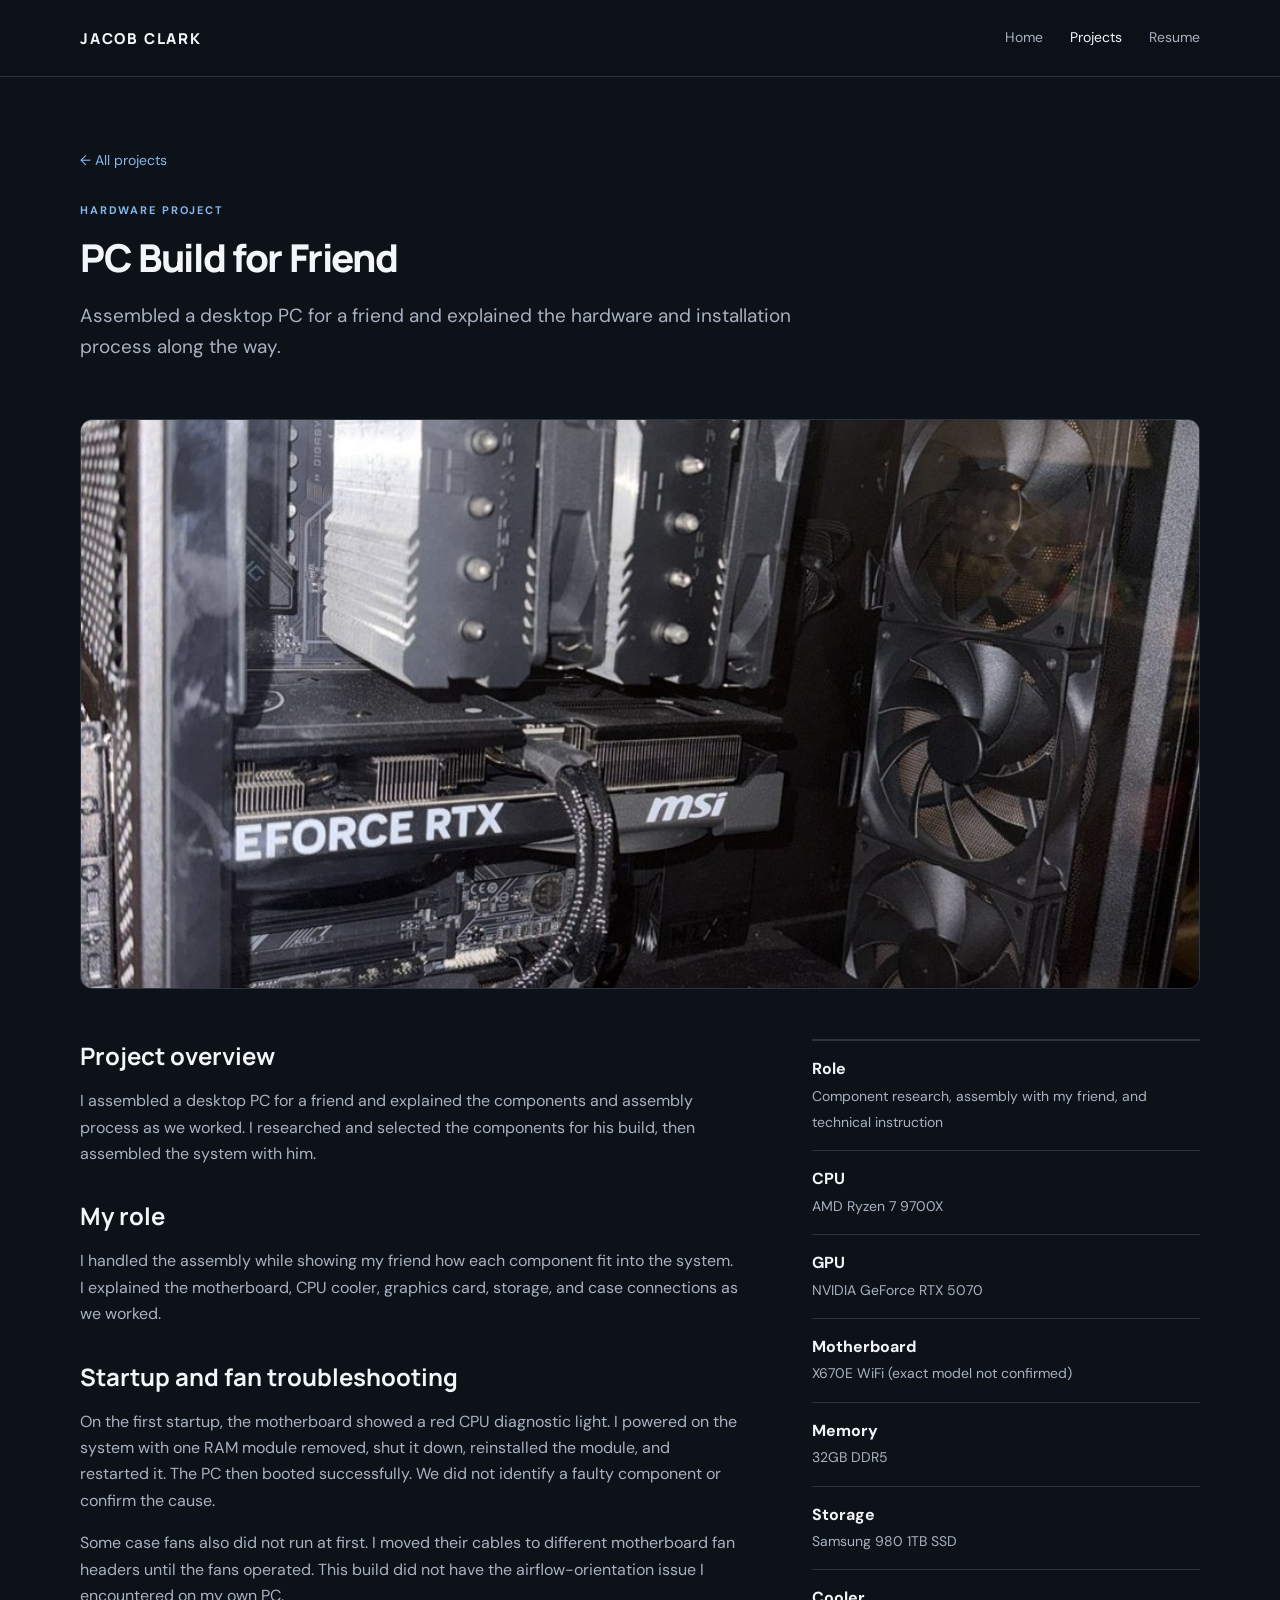
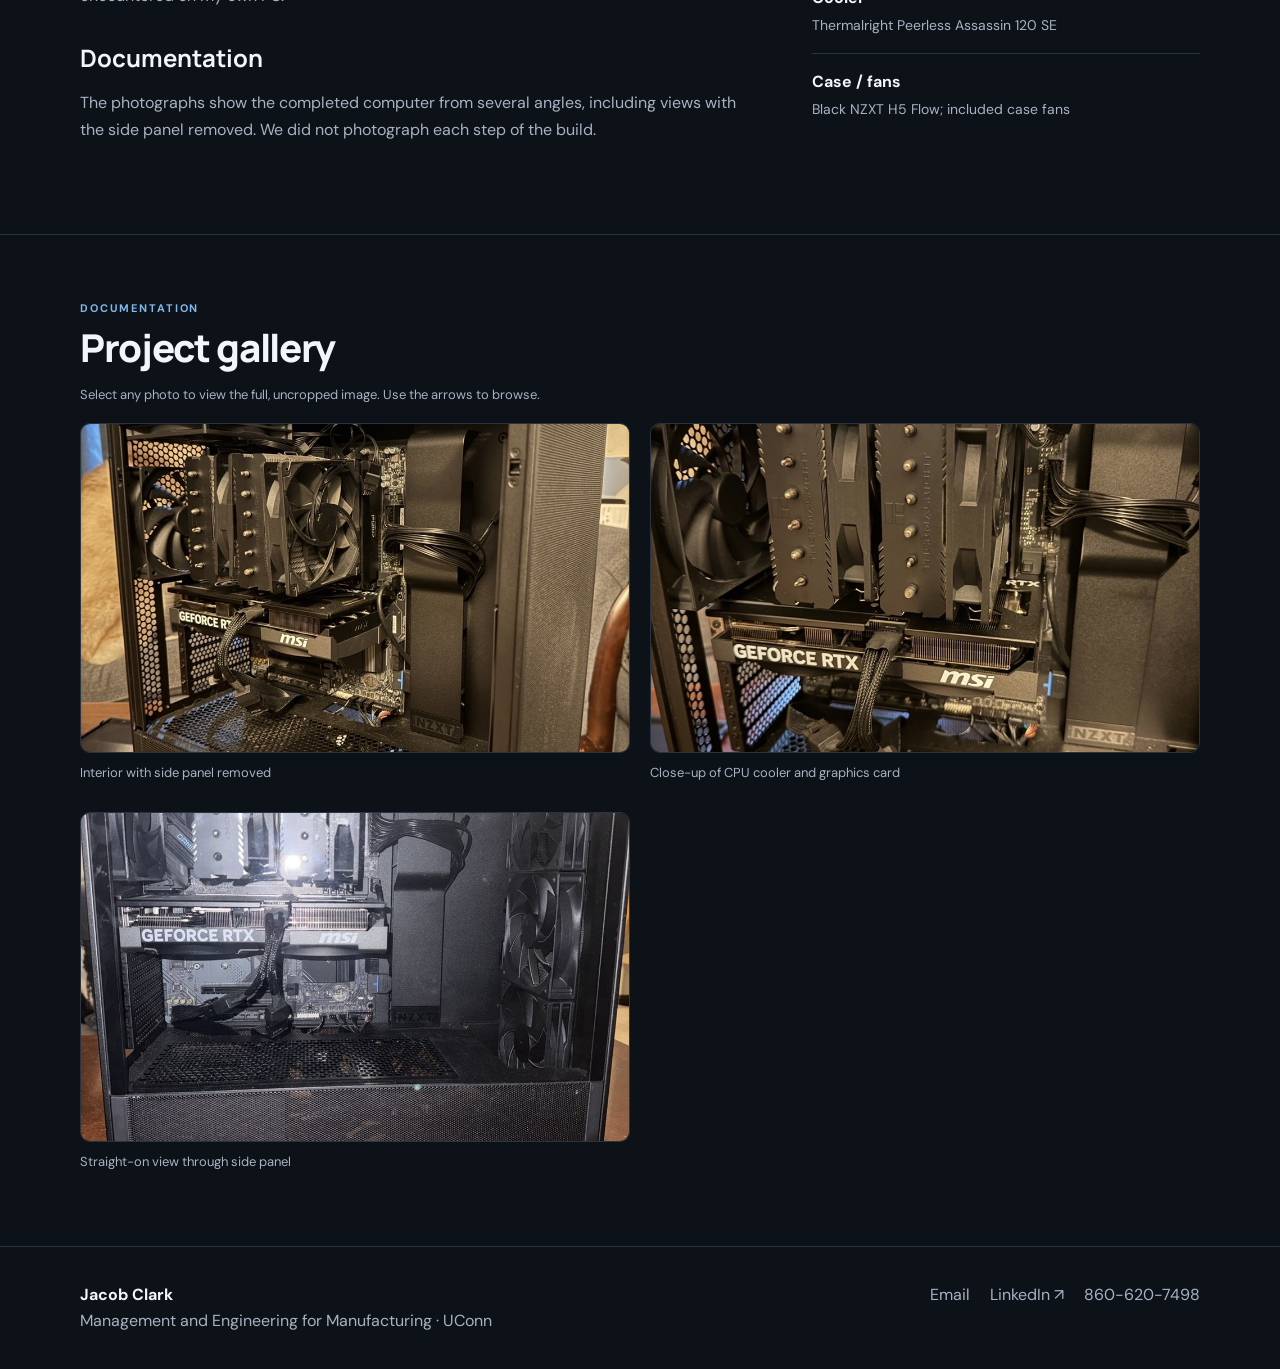
<file: projects/josh-pc.html>
<!doctype html><html lang="en"><head><meta charset="utf-8"><meta name="viewport" content="width=device-width, initial-scale=1"><meta name="description" content="Jacob Clark — engineering projects and experience. UConn Management and Engineering for Manufacturing."><title>PC Build for Friend | Jacob Clark</title><link rel="stylesheet" href="../style.css"></head><body><a class="skip" href="#main">Skip to content</a><header class="header"><nav class="nav container" aria-label="Main navigation"><a class="logo" href="../index.html">JACOB CLARK</a><div class="navlinks"><a href="../index.html">Home</a><a href="../projects.html" aria-current="page">Projects</a><a href="../resume.html">Resume</a></div></nav></header><main id="main"><section class="container page-intro"><a class="quiet-link" href="../projects.html">← All projects</a><div class="eyebrow" style="margin-top:28px">Hardware project</div><h1 class="page-title">PC Build for Friend</h1><p class="lead">Assembled a desktop PC for a friend and explained the hardware and installation process along the way.</p></section><div class="container"><img class="project-hero" src="../assets/josh-cover.jpg" alt="PC Build for Friend project"></div><div class="container project-layout"><div class="prose"><h2>Project overview</h2><p>I assembled a desktop PC for a friend and explained the components and assembly process as we worked. I researched and selected the components for his build, then assembled the system with him.</p><h2>My role</h2><p>I handled the assembly while showing my friend how each component fit into the system. I explained the motherboard, CPU cooler, graphics card, storage, and case connections as we worked.</p><h2>Startup and fan troubleshooting</h2><p>On the first startup, the motherboard showed a red CPU diagnostic light. I powered on the system with one RAM module removed, shut it down, reinstalled the module, and restarted it. The PC then booted successfully. We did not identify a faulty component or confirm the cause.</p><p>Some case fans also did not run at first. I moved their cables to different motherboard fan headers until the fans operated. This build did not have the airflow-orientation issue I encountered on my own PC.</p><h2>Documentation</h2><p>The photographs show the completed computer from several angles, including views with the side panel removed. We did not photograph each step of the build.</p></div><aside class="side"><div class="fact"><strong>Role</strong><span>Component research, assembly with my friend, and technical instruction</span></div><div class="fact"><strong>CPU</strong><span>AMD Ryzen 7 9700X</span></div><div class="fact"><strong>GPU</strong><span>NVIDIA GeForce RTX 5070</span></div><div class="fact"><strong>Motherboard</strong><span>X670E WiFi (exact model not confirmed)</span></div><div class="fact"><strong>Memory</strong><span>32GB DDR5</span></div><div class="fact"><strong>Storage</strong><span>Samsung 980 1TB SSD</span></div><div class="fact"><strong>Cooler</strong><span>Thermalright Peerless Assassin 120 SE</span></div><div class="fact"><strong>Case / fans</strong><span>Black NZXT H5 Flow; included case fans</span></div></aside></div><section class="section"><div class="container"><div class="eyebrow">Documentation</div><h2>Project gallery</h2><p class="image-help">Select any photo to view the full, uncropped image. Use the arrows to browse.</p><div class="gallery"><figure><img src="../assets/josh-open.jpg" loading="lazy" alt="Interior with side panel removed"><figcaption>Interior with side panel removed</figcaption></figure><figure><img src="../assets/josh-close.jpg" loading="lazy" alt="Close-up of CPU cooler and graphics card"><figcaption>Close-up of CPU cooler and graphics card</figcaption></figure><figure><img src="../assets/josh-front.jpg" loading="lazy" alt="Straight-on view through side panel"><figcaption>Straight-on view through side panel</figcaption></figure></div></div></section></main><footer class="footer"><div class="container footer-inner"><div><strong>Jacob Clark</strong><div>Management and Engineering for Manufacturing · UConn</div></div><div class="footer-links"><a href="mailto:clarkjake992@gmail.com">Email</a><a href="https://www.linkedin.com/in/jacob-clark-855b83431" target="_blank" rel="noopener noreferrer">LinkedIn ↗</a><a href="tel:+18606207498">860-620-7498</a></div></div></footer><script src="../lightbox.js" defer></script></body></html>
</file>
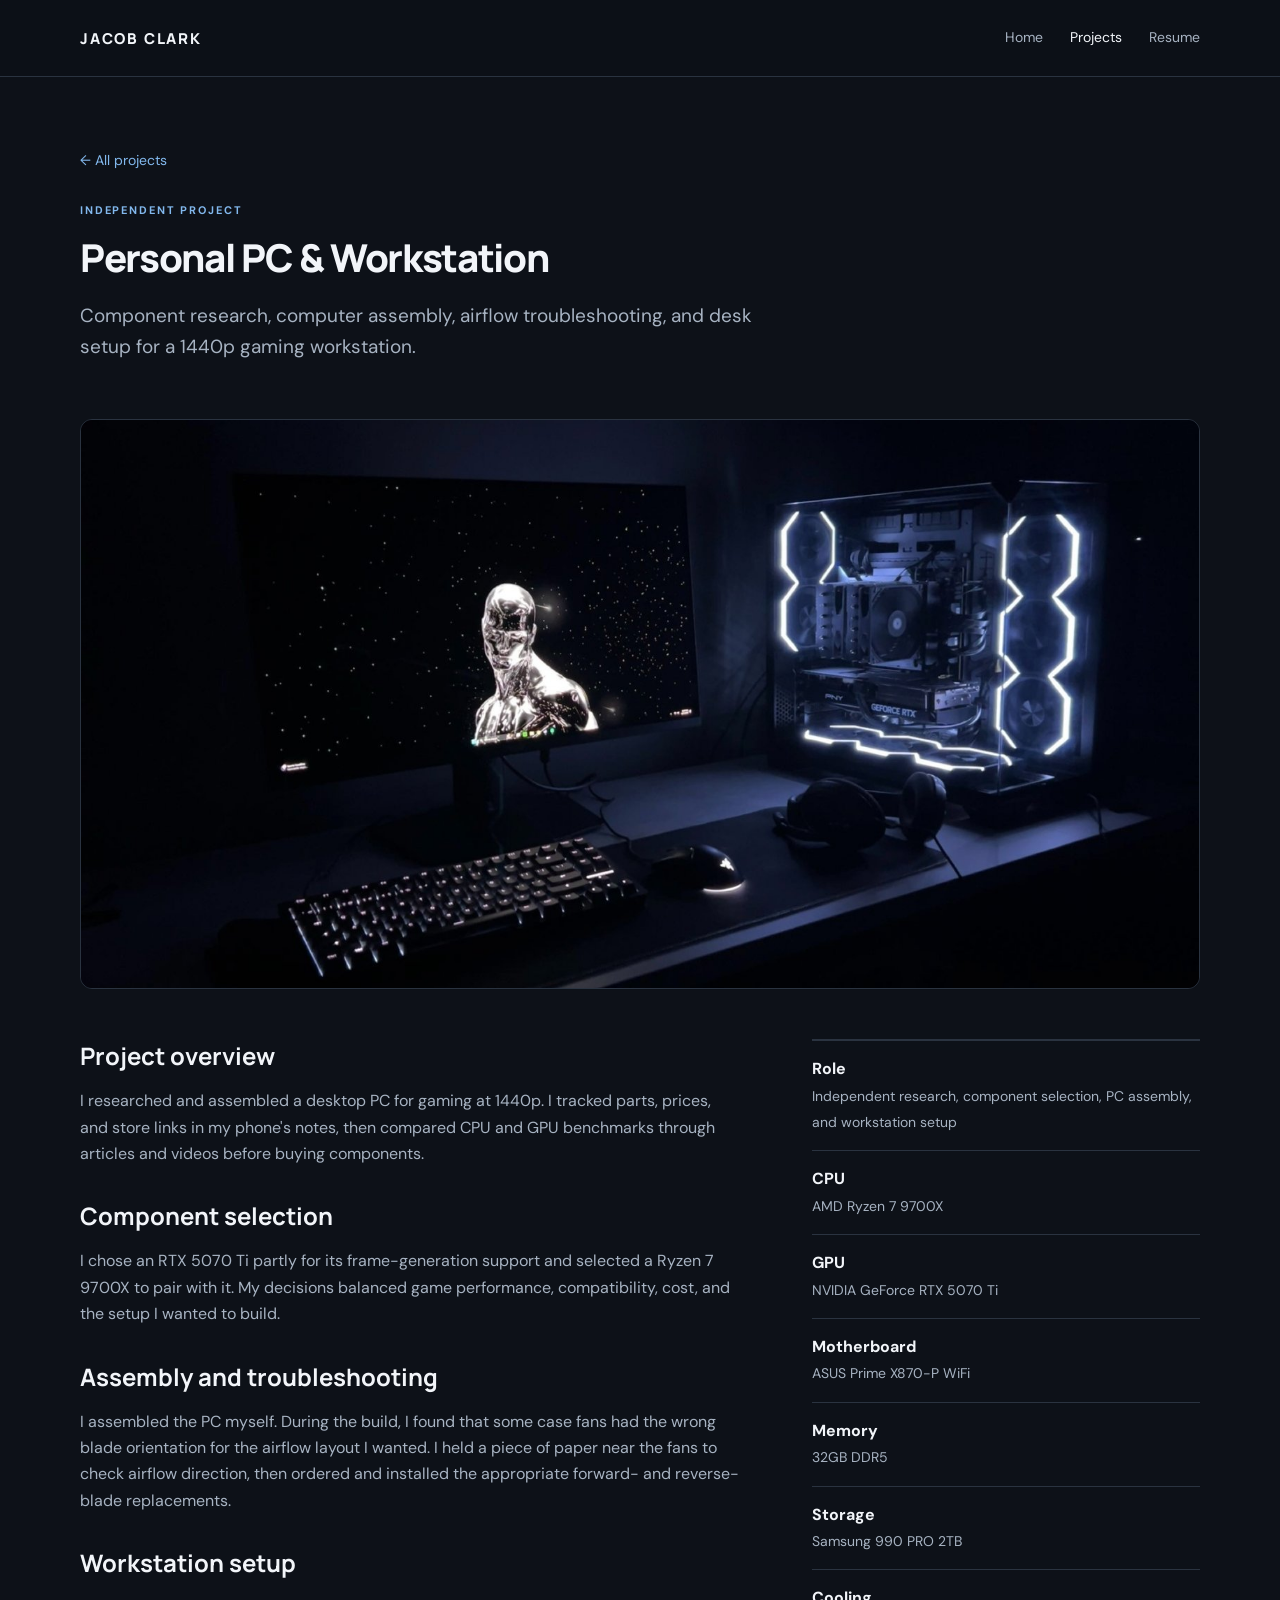
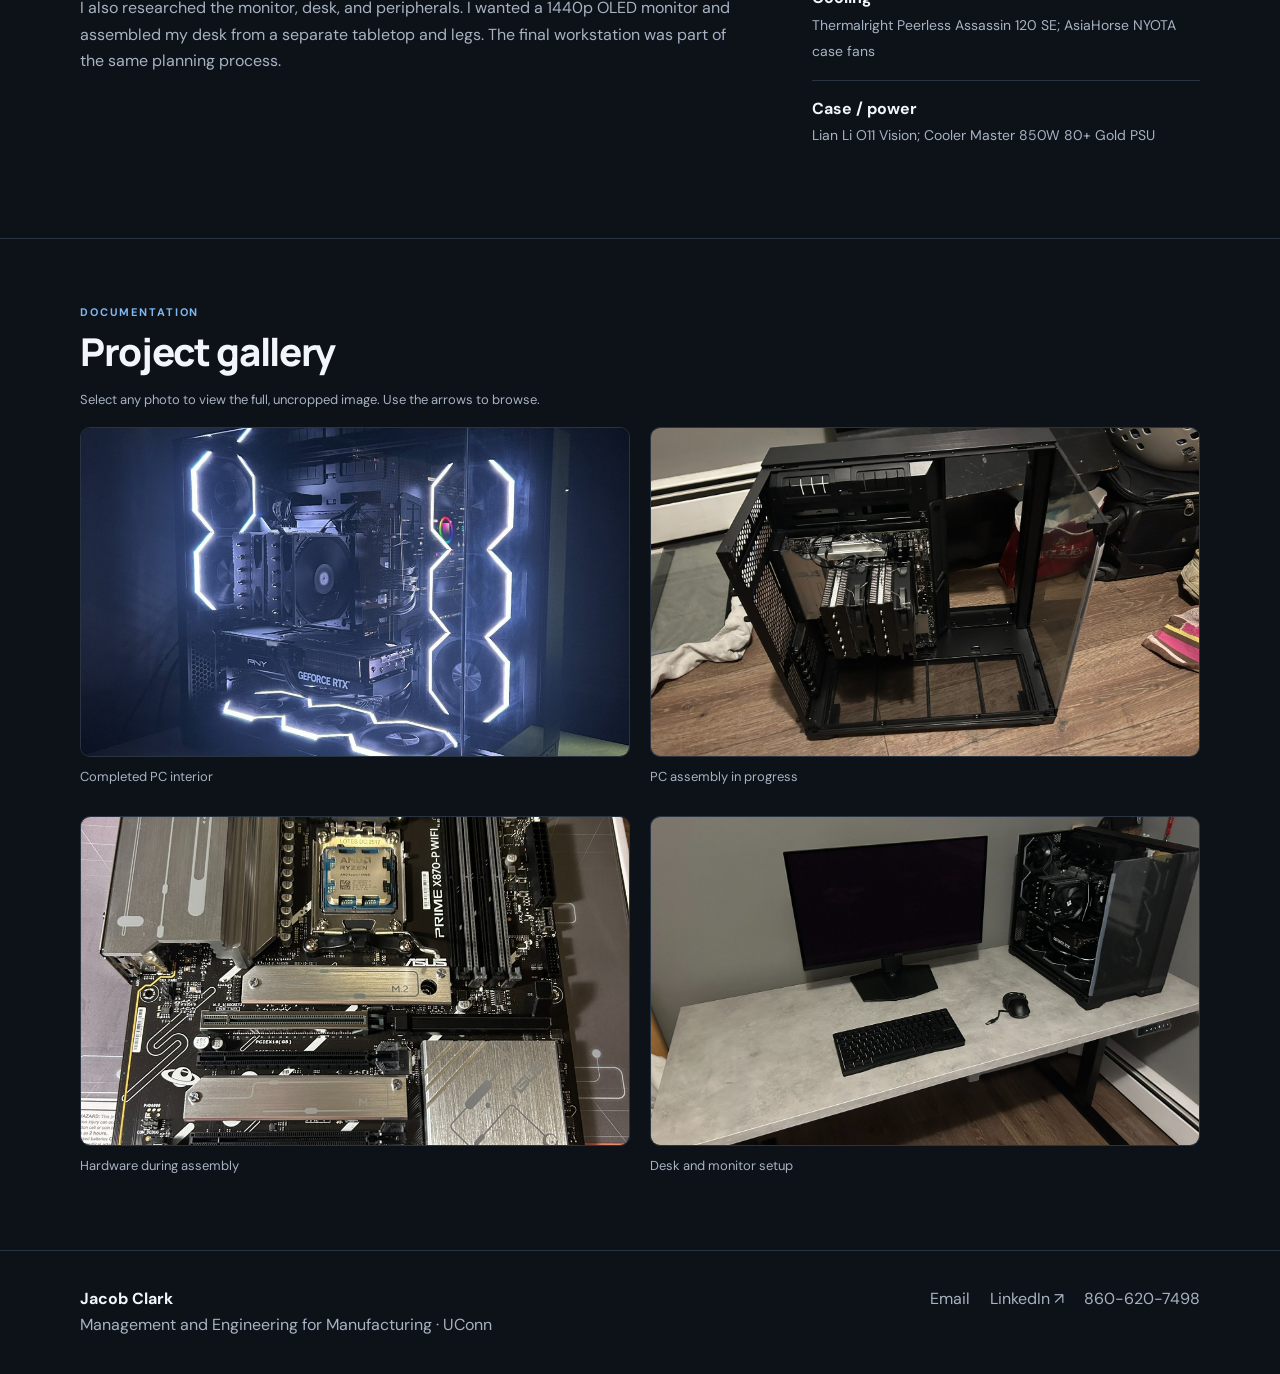
<file: projects/pc-workstation.html>
<!doctype html><html lang="en"><head><meta charset="utf-8"><meta name="viewport" content="width=device-width, initial-scale=1"><meta name="description" content="Jacob Clark — engineering projects and experience. UConn Management and Engineering for Manufacturing."><title>Personal PC &amp; Workstation | Jacob Clark</title><link rel="stylesheet" href="../style.css"></head><body><a class="skip" href="#main">Skip to content</a><header class="header"><nav class="nav container" aria-label="Main navigation"><a class="logo" href="../index.html">JACOB CLARK</a><div class="navlinks"><a href="../index.html">Home</a><a href="../projects.html" aria-current="page">Projects</a><a href="../resume.html">Resume</a></div></nav></header><main id="main"><section class="container page-intro"><a class="quiet-link" href="../projects.html">← All projects</a><div class="eyebrow" style="margin-top:28px">Independent project</div><h1 class="page-title">Personal PC & Workstation</h1><p class="lead">Component research, computer assembly, airflow troubleshooting, and desk setup for a 1440p gaming workstation.</p></section><div class="container"><img class="project-hero" src="../assets/my-cover.jpg" alt="Personal PC & Workstation project"></div><div class="container project-layout"><div class="prose"><h2>Project overview</h2><p>I researched and assembled a desktop PC for gaming at 1440p. I tracked parts, prices, and store links in my phone's notes, then compared CPU and GPU benchmarks through articles and videos before buying components.</p><h2>Component selection</h2><p>I chose an RTX 5070 Ti partly for its frame-generation support and selected a Ryzen 7 9700X to pair with it. My decisions balanced game performance, compatibility, cost, and the setup I wanted to build.</p><h2>Assembly and troubleshooting</h2><p>I assembled the PC myself. During the build, I found that some case fans had the wrong blade orientation for the airflow layout I wanted. I held a piece of paper near the fans to check airflow direction, then ordered and installed the appropriate forward- and reverse-blade replacements.</p><h2>Workstation setup</h2><p>I also researched the monitor, desk, and peripherals. I wanted a 1440p OLED monitor and assembled my desk from a separate tabletop and legs. The final workstation was part of the same planning process.</p></div><aside class="side"><div class="fact"><strong>Role</strong><span>Independent research, component selection, PC assembly, and workstation setup</span></div><div class="fact"><strong>CPU</strong><span>AMD Ryzen 7 9700X</span></div><div class="fact"><strong>GPU</strong><span>NVIDIA GeForce RTX 5070 Ti</span></div><div class="fact"><strong>Motherboard</strong><span>ASUS Prime X870-P WiFi</span></div><div class="fact"><strong>Memory</strong><span>32GB DDR5</span></div><div class="fact"><strong>Storage</strong><span>Samsung 990 PRO 2TB</span></div><div class="fact"><strong>Cooling</strong><span>Thermalright Peerless Assassin 120 SE; AsiaHorse NYOTA case fans</span></div><div class="fact"><strong>Case / power</strong><span>Lian Li O11 Vision; Cooler Master 850W 80+ Gold PSU</span></div></aside></div><section class="section"><div class="container"><div class="eyebrow">Documentation</div><h2>Project gallery</h2><p class="image-help">Select any photo to view the full, uncropped image. Use the arrows to browse.</p><div class="gallery"><figure><img src="../assets/my-close.jpg" loading="lazy" alt="Completed PC interior"><figcaption>Completed PC interior</figcaption></figure><figure><img src="../assets/my-work.jpg" loading="lazy" alt="PC assembly in progress"><figcaption>PC assembly in progress</figcaption></figure><figure><img src="../assets/my-parts.jpg" loading="lazy" alt="Hardware during assembly"><figcaption>Hardware during assembly</figcaption></figure><figure><img src="../assets/my-desk.jpg" loading="lazy" alt="Desk and monitor setup"><figcaption>Desk and monitor setup</figcaption></figure></div></div></section></main><footer class="footer"><div class="container footer-inner"><div><strong>Jacob Clark</strong><div>Management and Engineering for Manufacturing · UConn</div></div><div class="footer-links"><a href="mailto:clarkjake992@gmail.com">Email</a><a href="https://www.linkedin.com/in/jacob-clark-855b83431" target="_blank" rel="noopener noreferrer">LinkedIn ↗</a><a href="tel:+18606207498">860-620-7498</a></div></div></footer><script src="../lightbox.js" defer></script></body></html>
</file>
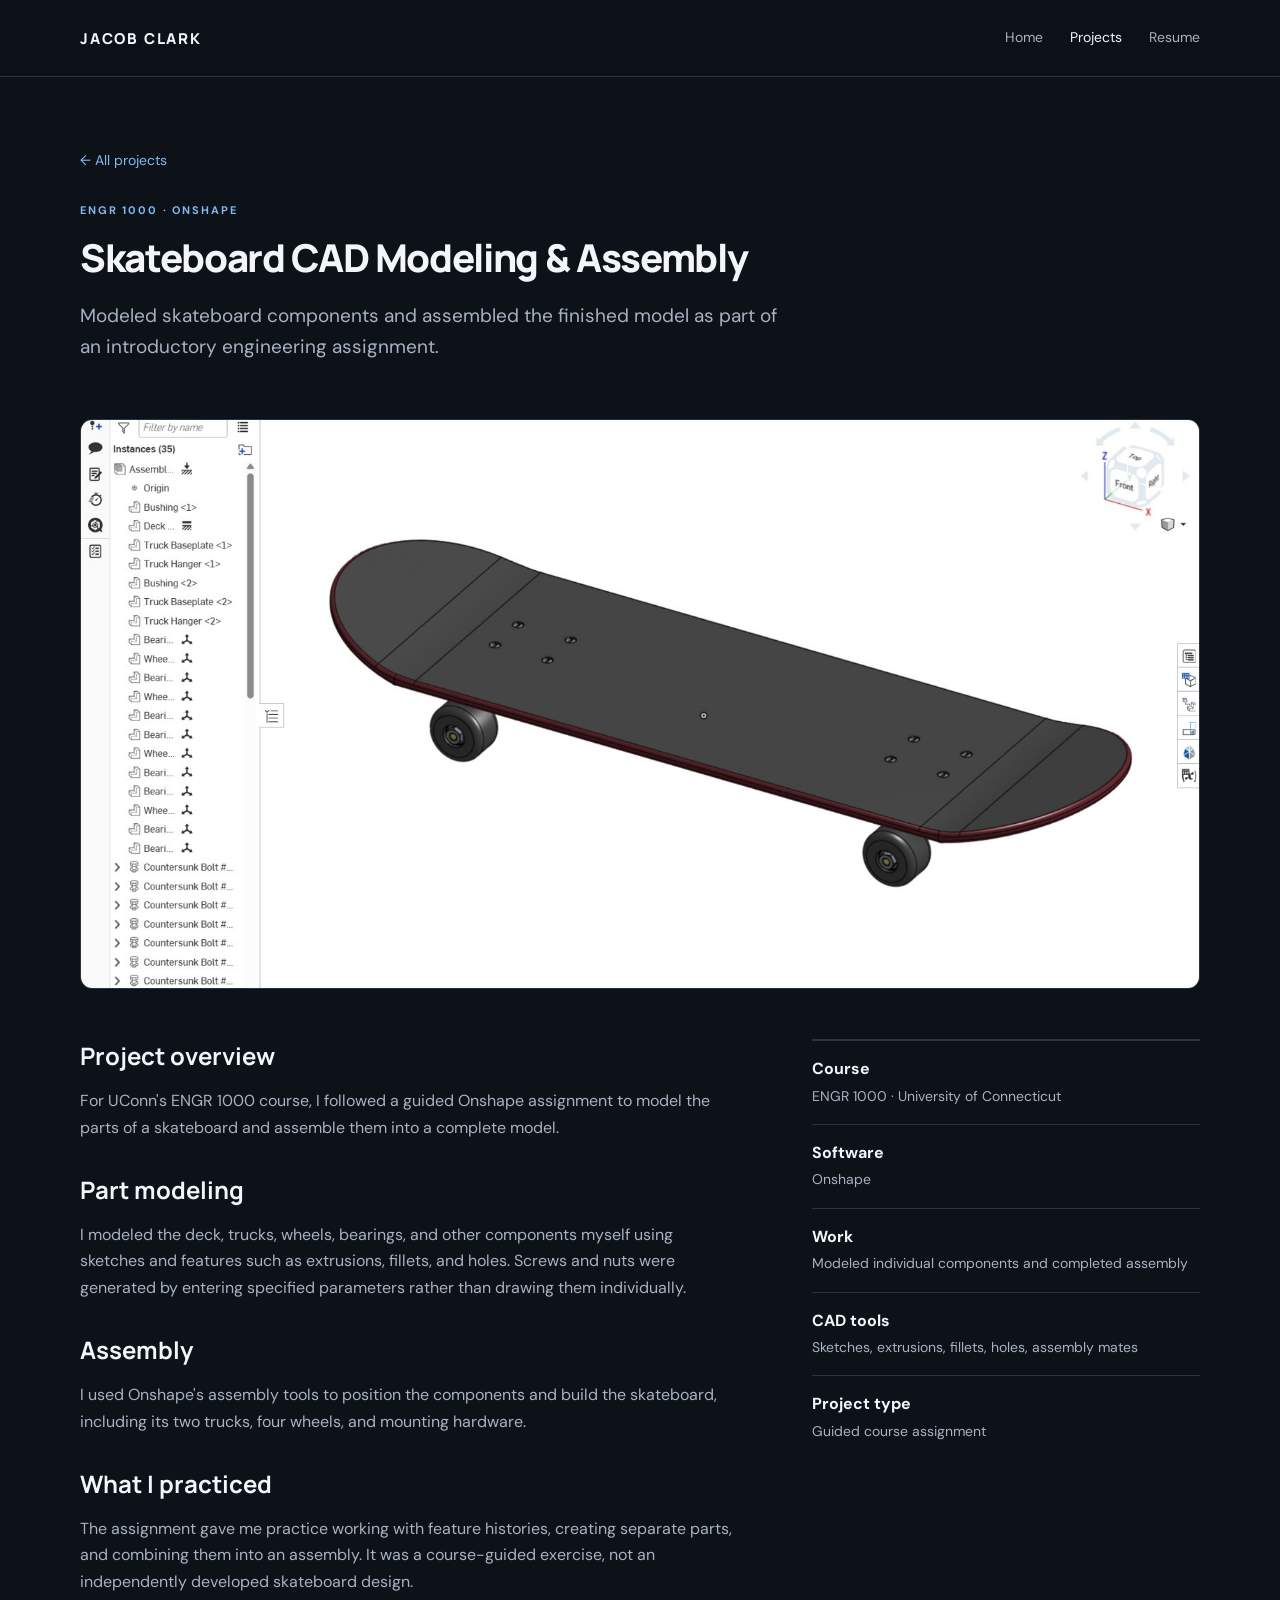
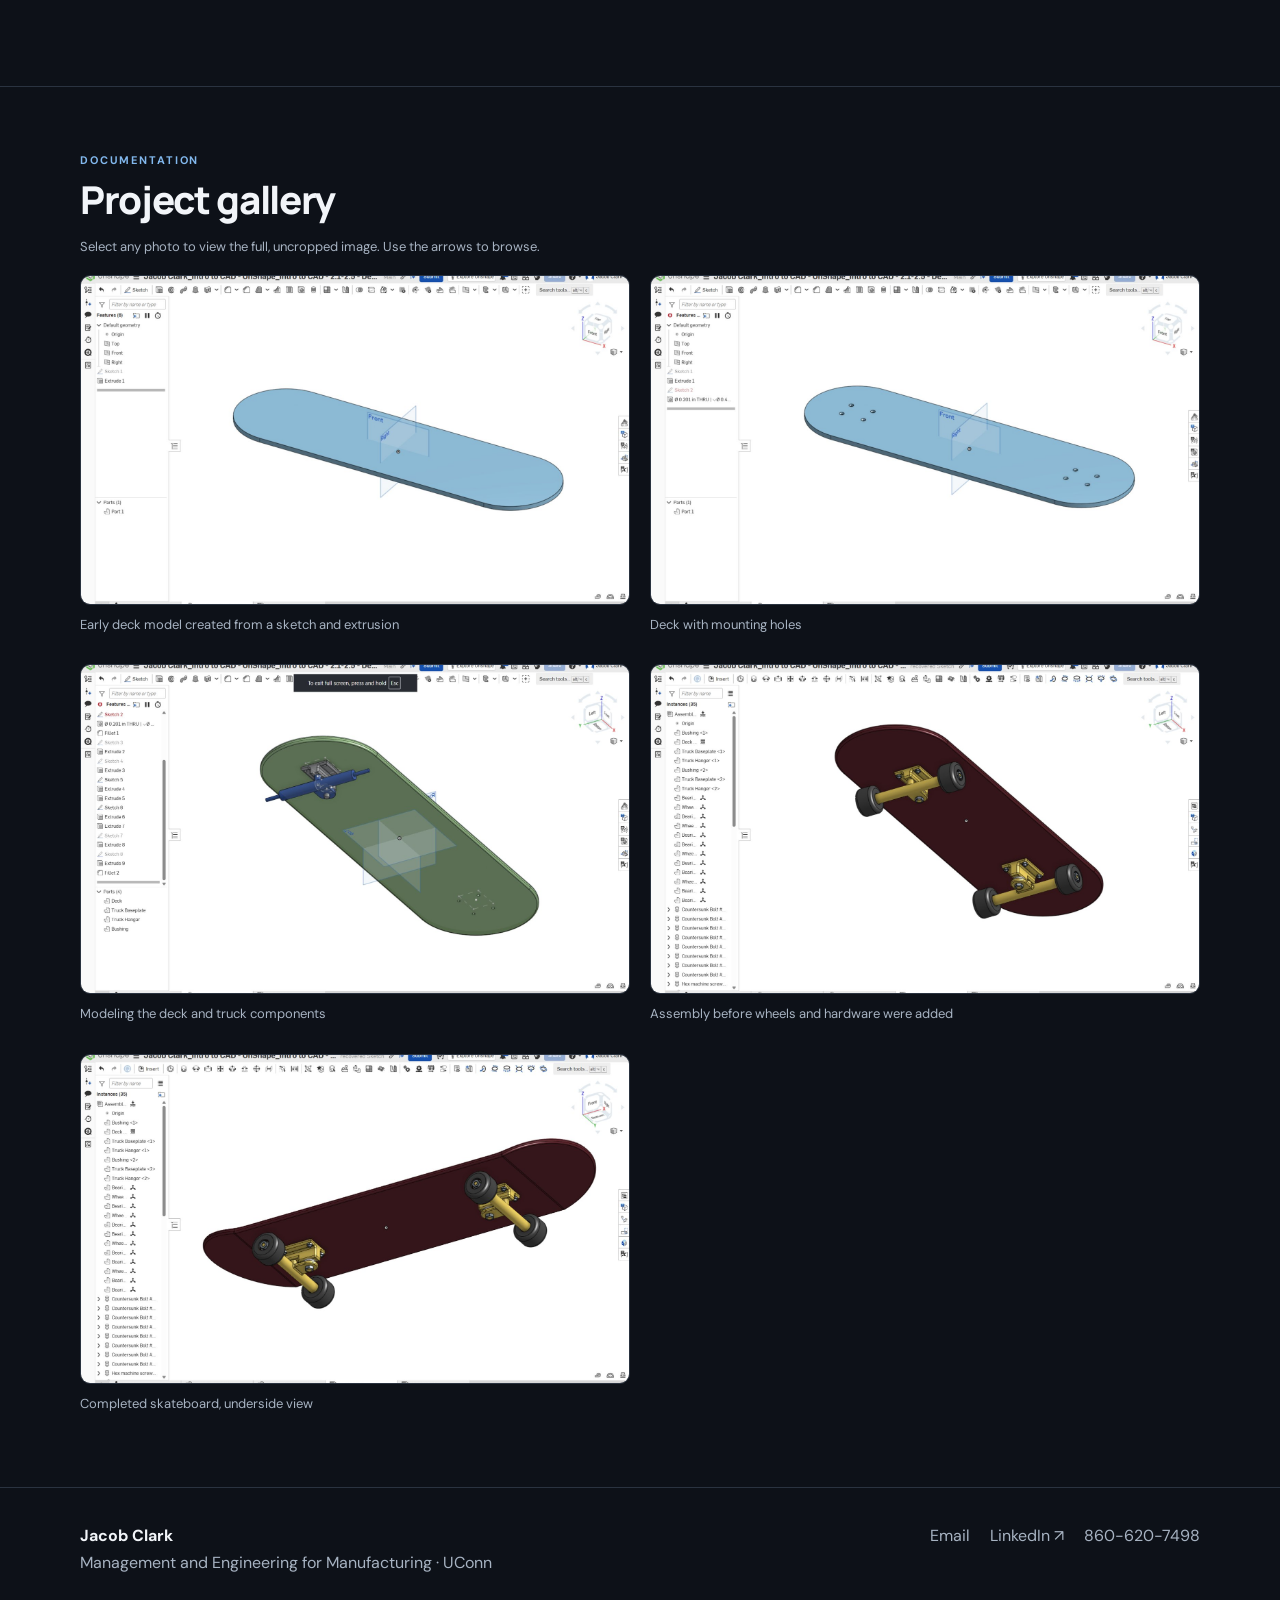
<file: projects/skateboard-cad.html>
<!doctype html><html lang="en"><head><meta charset="utf-8"><meta name="viewport" content="width=device-width, initial-scale=1"><meta name="description" content="Jacob Clark — engineering projects and experience. UConn Management and Engineering for Manufacturing."><title>Skateboard CAD Modeling &amp; Assembly | Jacob Clark</title><link rel="stylesheet" href="../style.css"></head><body><a class="skip" href="#main">Skip to content</a><header class="header"><nav class="nav container" aria-label="Main navigation"><a class="logo" href="../index.html">JACOB CLARK</a><div class="navlinks"><a href="../index.html">Home</a><a href="../projects.html" aria-current="page">Projects</a><a href="../resume.html">Resume</a></div></nav></header><main id="main"><section class="container page-intro"><a class="quiet-link" href="../projects.html">← All projects</a><div class="eyebrow" style="margin-top:28px">ENGR 1000 · Onshape</div><h1 class="page-title">Skateboard CAD Modeling & Assembly</h1><p class="lead">Modeled skateboard components and assembled the finished model as part of an introductory engineering assignment.</p></section><div class="container"><img class="project-hero" src="../assets/skate-cover.jpg" alt="Skateboard CAD Modeling & Assembly project"></div><div class="container project-layout"><div class="prose"><h2>Project overview</h2><p>For UConn's ENGR 1000 course, I followed a guided Onshape assignment to model the parts of a skateboard and assemble them into a complete model.</p><h2>Part modeling</h2><p>I modeled the deck, trucks, wheels, bearings, and other components myself using sketches and features such as extrusions, fillets, and holes. Screws and nuts were generated by entering specified parameters rather than drawing them individually.</p><h2>Assembly</h2><p>I used Onshape's assembly tools to position the components and build the skateboard, including its two trucks, four wheels, and mounting hardware.</p><h2>What I practiced</h2><p>The assignment gave me practice working with feature histories, creating separate parts, and combining them into an assembly. It was a course-guided exercise, not an independently developed skateboard design.</p></div><aside class="side"><div class="fact"><strong>Course</strong><span>ENGR 1000 · University of Connecticut</span></div><div class="fact"><strong>Software</strong><span>Onshape</span></div><div class="fact"><strong>Work</strong><span>Modeled individual components and completed assembly</span></div><div class="fact"><strong>CAD tools</strong><span>Sketches, extrusions, fillets, holes, assembly mates</span></div><div class="fact"><strong>Project type</strong><span>Guided course assignment</span></div></aside></div><section class="section"><div class="container"><div class="eyebrow">Documentation</div><h2>Project gallery</h2><p class="image-help">Select any photo to view the full, uncropped image. Use the arrows to browse.</p><div class="gallery"><figure><img src="../assets/skate-deck.jpg" loading="lazy" alt="Early deck model created from a sketch and extrusion"><figcaption>Early deck model created from a sketch and extrusion</figcaption></figure><figure><img src="../assets/skate-holes.jpg" loading="lazy" alt="Deck with mounting holes"><figcaption>Deck with mounting holes</figcaption></figure><figure><img src="../assets/skate-components.jpg" loading="lazy" alt="Modeling the deck and truck components"><figcaption>Modeling the deck and truck components</figcaption></figure><figure><img src="../assets/skate-stage.jpg" loading="lazy" alt="Assembly before wheels and hardware were added"><figcaption>Assembly before wheels and hardware were added</figcaption></figure><figure><img src="../assets/skate-bottom.jpg" loading="lazy" alt="Completed skateboard, underside view"><figcaption>Completed skateboard, underside view</figcaption></figure></div></div></section></main><footer class="footer"><div class="container footer-inner"><div><strong>Jacob Clark</strong><div>Management and Engineering for Manufacturing · UConn</div></div><div class="footer-links"><a href="mailto:clarkjake992@gmail.com">Email</a><a href="https://www.linkedin.com/in/jacob-clark-855b83431" target="_blank" rel="noopener noreferrer">LinkedIn ↗</a><a href="tel:+18606207498">860-620-7498</a></div></div></footer><script src="../lightbox.js" defer></script></body></html>
</file>
<file: style.css>
@import url('https://fonts.googleapis.com/css2?family=DM+Sans:wght@400;500;600;700&family=Manrope:wght@400;500;600;700;800&display=swap');
:root{color-scheme:dark;--bg:#0d1118;--panel:#151b25;--line:#2a3340;--ink:#f2f5f9;--muted:#a7b3c2;--blue:#82b8ed;--max:1120px}*{box-sizing:border-box}html{scroll-behavior:smooth}body{margin:0;background:var(--bg);color:var(--ink);font:16px/1.65 'DM Sans',Arial,sans-serif}a{color:inherit;text-decoration:none}a:hover{color:var(--blue)}img{max-width:100%;display:block}.container{width:min(var(--max),calc(100% - 44px));margin:auto}.skip{position:absolute;left:-9999px}.skip:focus{left:10px;top:10px;background:white;color:black;padding:10px;z-index:99}.header{border-bottom:1px solid var(--line);position:sticky;top:0;background:#0d1118ed;backdrop-filter:blur(12px);z-index:10}.nav{min-height:76px;display:flex;align-items:center;justify-content:space-between;gap:20px}.logo{font:800 15px 'Manrope',sans-serif;letter-spacing:.12em}.navlinks{display:flex;gap:27px;flex-wrap:wrap}.navlinks a{font-size:14px;color:var(--muted)}.navlinks a[aria-current],.navlinks a:hover{color:var(--ink)}.eyebrow{text-transform:uppercase;color:var(--blue);letter-spacing:.17em;font-size:11px;font-weight:700}.hero{padding:112px 0 94px;max-width:850px}.hero h1{font:800 clamp(40px,6vw,74px)/1.11 'Manrope',sans-serif;letter-spacing:-.055em;margin:22px 0}.hero p,.lead{color:var(--muted);font-size:19px;max-width:720px}.buttons{display:flex;gap:12px;flex-wrap:wrap;margin-top:30px}.button{border:1px solid var(--line);padding:11px 18px;border-radius:7px;font-size:14px;font-weight:700}.button.primary{background:var(--blue);color:#0c1826;border-color:var(--blue)}.button:hover{transform:translateY(-1px)}.section{padding:64px 0;border-top:1px solid var(--line)}.section h2,.page-title{font:800 clamp(29px,3vw,42px)/1.2 'Manrope',sans-serif;letter-spacing:-.035em;margin:8px 0 25px}.section-head{display:flex;justify-content:space-between;align-items:end;gap:15px;margin-bottom:24px}.section-head h2{margin-bottom:0}.quiet-link{color:var(--blue);font-size:14px}.cards{display:grid;grid-template-columns:repeat(3,minmax(0,1fr));gap:20px}.card{border:1px solid var(--line);border-radius:12px;overflow:hidden;background:var(--panel);transition:transform .2s,border-color .2s}.card:hover{transform:translateY(-3px);border-color:#668eb9}.card img{width:100%;height:215px;object-fit:cover}.card-body{padding:20px}.card h3{font:700 19px 'Manrope',sans-serif;margin:0 0 8px}.card p{font-size:14px;color:var(--muted);margin:0 0 16px}.tags{display:flex;flex-wrap:wrap;gap:7px}.tag{font-size:11px;border:1px solid #394657;color:#c3d0df;border-radius:100px;padding:4px 9px}.two{display:grid;grid-template-columns:1fr 1fr;gap:70px}.two p,.prose p,.prose li{color:var(--muted)}.fact{border-top:1px solid var(--line);padding:16px 0}.fact strong{display:block}.fact span{font-size:14px;color:var(--muted)}.page-intro{padding:70px 0 38px}.page-intro .page-title{margin:15px 0}.project-hero{width:100%;max-height:570px;object-fit:cover;border:1px solid var(--line);border-radius:12px}.project-layout{display:grid;grid-template-columns:minmax(0,1.7fr) minmax(240px,1fr);gap:72px;padding:50px 0 75px}.prose h2{font:700 24px 'Manrope',sans-serif;margin:32px 0 10px}.prose h2:first-child{margin-top:0}.side{border-top:1px solid var(--line)}.side .fact{padding:15px 0}.gallery{display:grid;grid-template-columns:repeat(2,minmax(0,1fr));gap:20px}.gallery figure{margin:0}.gallery img{width:100%;height:330px;object-fit:cover;border:1px solid var(--line);border-radius:10px}.gallery figcaption{font-size:13px;color:var(--muted);padding:9px 0}.timeline{border-left:1px solid var(--line);padding-left:20px;margin:22px 0}.timeline-item{margin:0 0 28px}.timeline-item h3{margin:0;font:700 17px 'Manrope',sans-serif}.timeline-item p{color:var(--muted);margin:5px 0}.footer{border-top:1px solid var(--line);padding:35px 0;color:var(--muted)}.footer-inner{display:flex;justify-content:space-between;gap:20px;flex-wrap:wrap}.footer strong{color:var(--ink)}.footer-links{display:flex;gap:20px;flex-wrap:wrap}.note{background:var(--panel);border:1px solid var(--line);padding:22px;border-radius:10px;color:var(--muted)}.small{font-size:14px;color:var(--muted)}@media(max-width:850px){.cards{grid-template-columns:1fr 1fr}.project-layout,.two{grid-template-columns:1fr;gap:28px}.hero{padding:75px 0}.gallery img{height:250px}}@media(max-width:600px){.nav{align-items:flex-start;padding:16px 0;flex-direction:column;gap:8px}.navlinks{gap:19px}.cards,.gallery{grid-template-columns:1fr}.card img{height:235px}.gallery img{height:auto;max-height:420px}.section{padding:42px 0}.hero{padding:64px 0}.container{width:min(var(--max),calc(100% - 32px))}}
/* V3: full-resolution project image viewer */
.zoomable{cursor:zoom-in;transition:filter .18s ease}.zoomable:hover{filter:brightness(1.12)}.zoomable:focus-visible{outline:3px solid var(--blue);outline-offset:4px}.lightbox[hidden]{display:none!important}.lightbox{position:fixed;inset:0;z-index:1000;background:rgba(3,6,12,.97);display:flex;align-items:center;justify-content:center;padding:64px 64px 90px}.lightbox-open{overflow:hidden}.lightbox-image{max-width:100%;max-height:calc(100dvh - 165px);width:auto;height:auto;object-fit:contain;cursor:zoom-in;user-select:none}.lightbox-image.zoomed{max-width:none;max-height:none;width:auto;height:auto;transform:scale(1.45);cursor:zoom-out}.lightbox-bar{position:absolute;top:0;left:0;right:0;display:flex;align-items:center;justify-content:space-between;padding:12px 22px;color:#fff;background:#101723}.lightbox button{border:1px solid #526074;color:white;background:#1c2736;border-radius:8px;cursor:pointer;font-size:23px}.lightbox-close{width:42px;height:42px}.lightbox-prev,.lightbox-next{position:absolute;top:50%;transform:translateY(-50%);width:43px;height:60px}.lightbox-prev{left:10px}.lightbox-next{right:10px}.lightbox-caption{position:absolute;bottom:28px;left:20px;right:20px;color:#e4e9f1;text-align:center;margin:0;font-size:14px}.lightbox-hint{position:absolute;bottom:7px;color:#98a9bb;text-align:center;margin:0;font-size:11px}.image-help{font-size:13px;color:var(--muted);margin:-12px 0 17px}.about-intro{max-width:760px}.about-intro p{color:var(--muted);font-size:17px}.about-focus{display:grid;grid-template-columns:repeat(3,minmax(0,1fr));gap:16px}.focus-item{background:var(--panel);border:1px solid var(--line);border-radius:10px;padding:20px}.focus-item h3{margin:0 0 8px;font-size:17px}.focus-item p{margin:0;color:var(--muted);font-size:14px}@media(max-width:700px){.about-focus{grid-template-columns:1fr}.lightbox{padding:60px 42px 85px}.lightbox-image{max-height:calc(100dvh - 150px)}.lightbox-prev,.lightbox-next{width:34px;height:50px}.lightbox-prev{left:3px}.lightbox-next{right:3px}}
</file>
